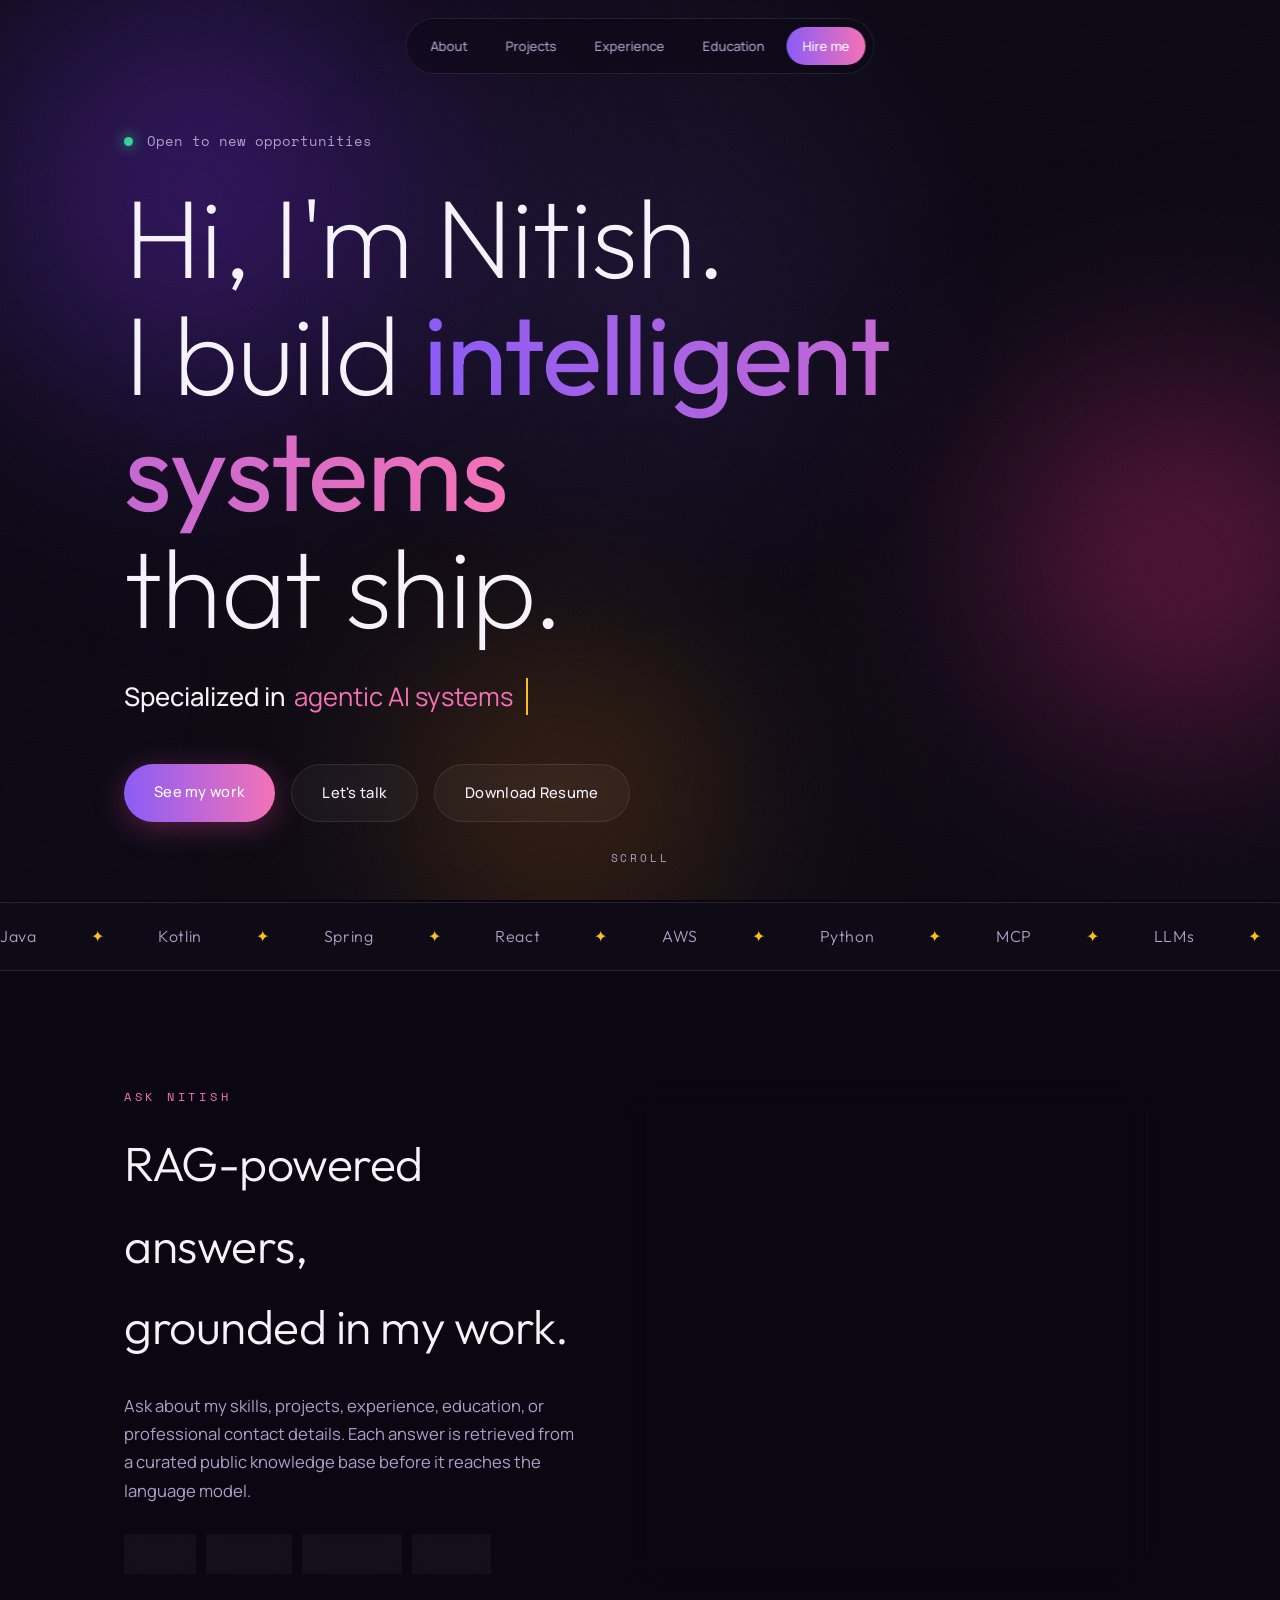
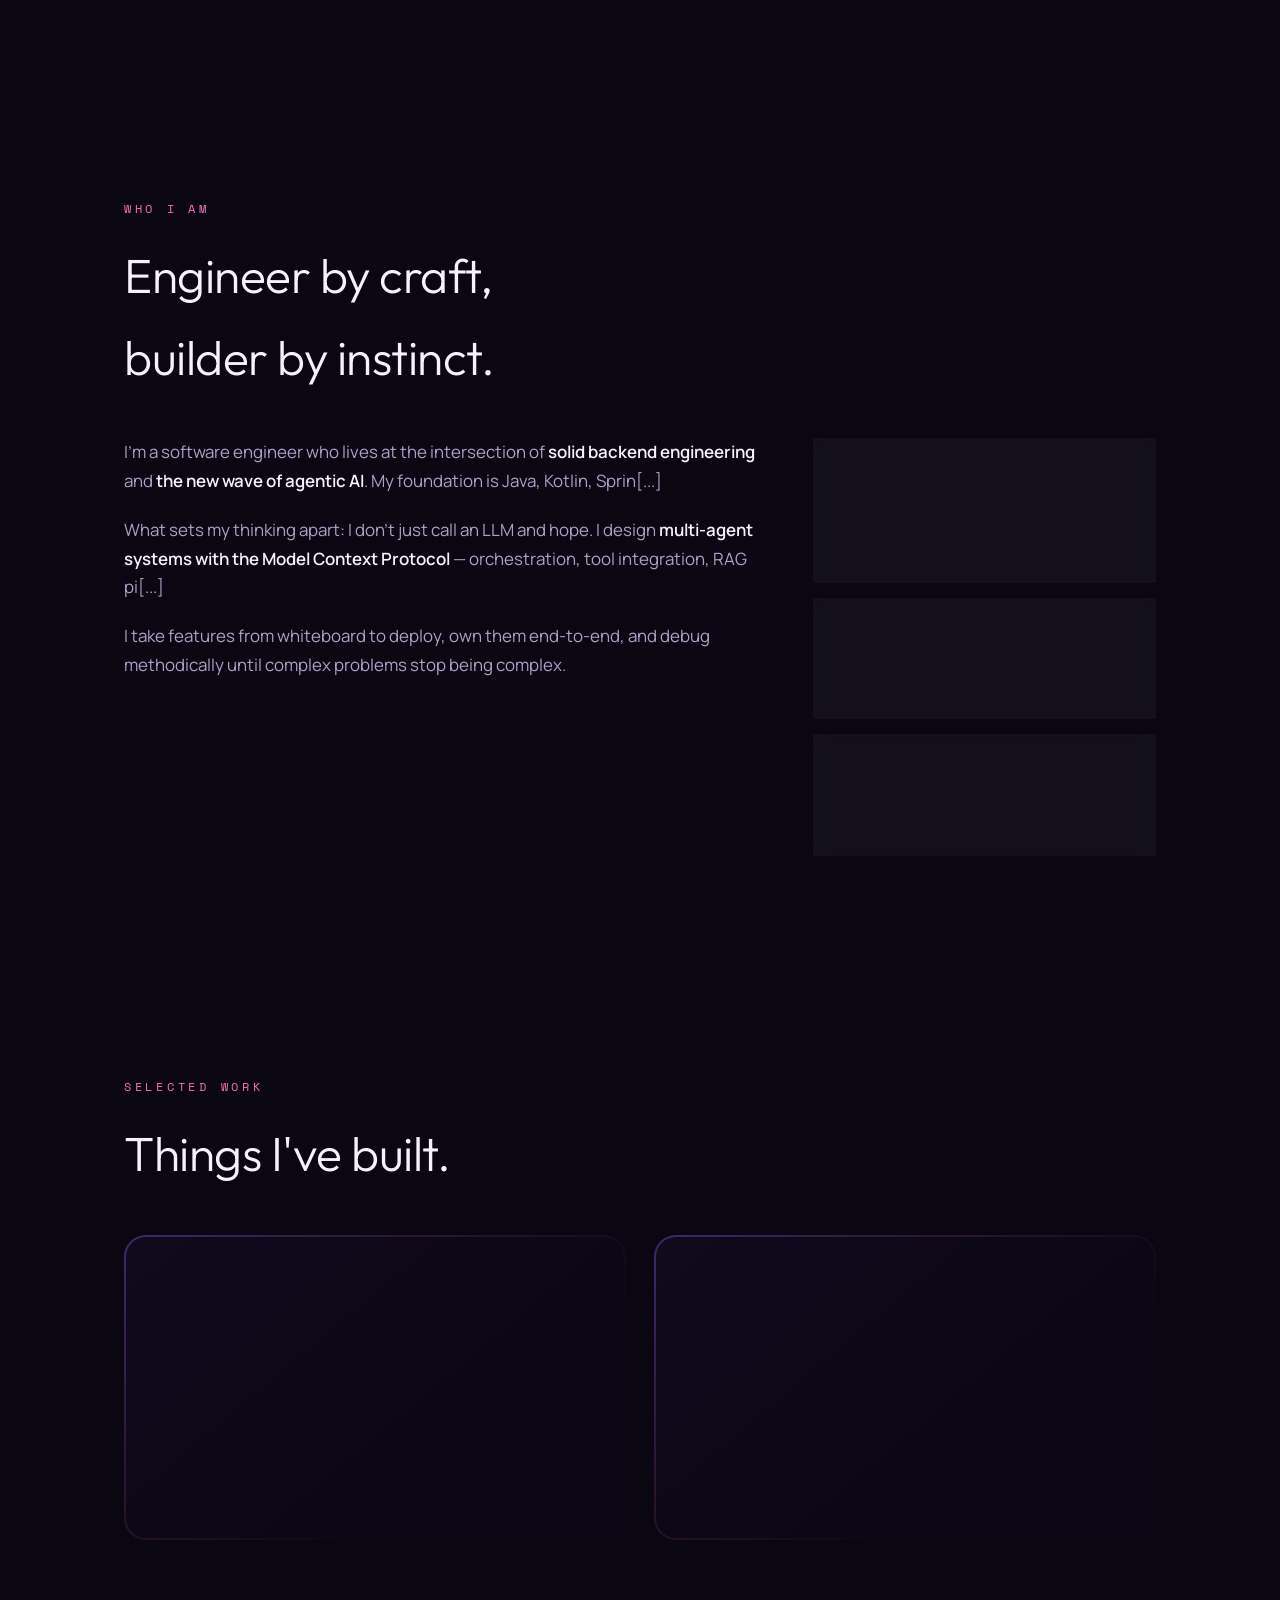
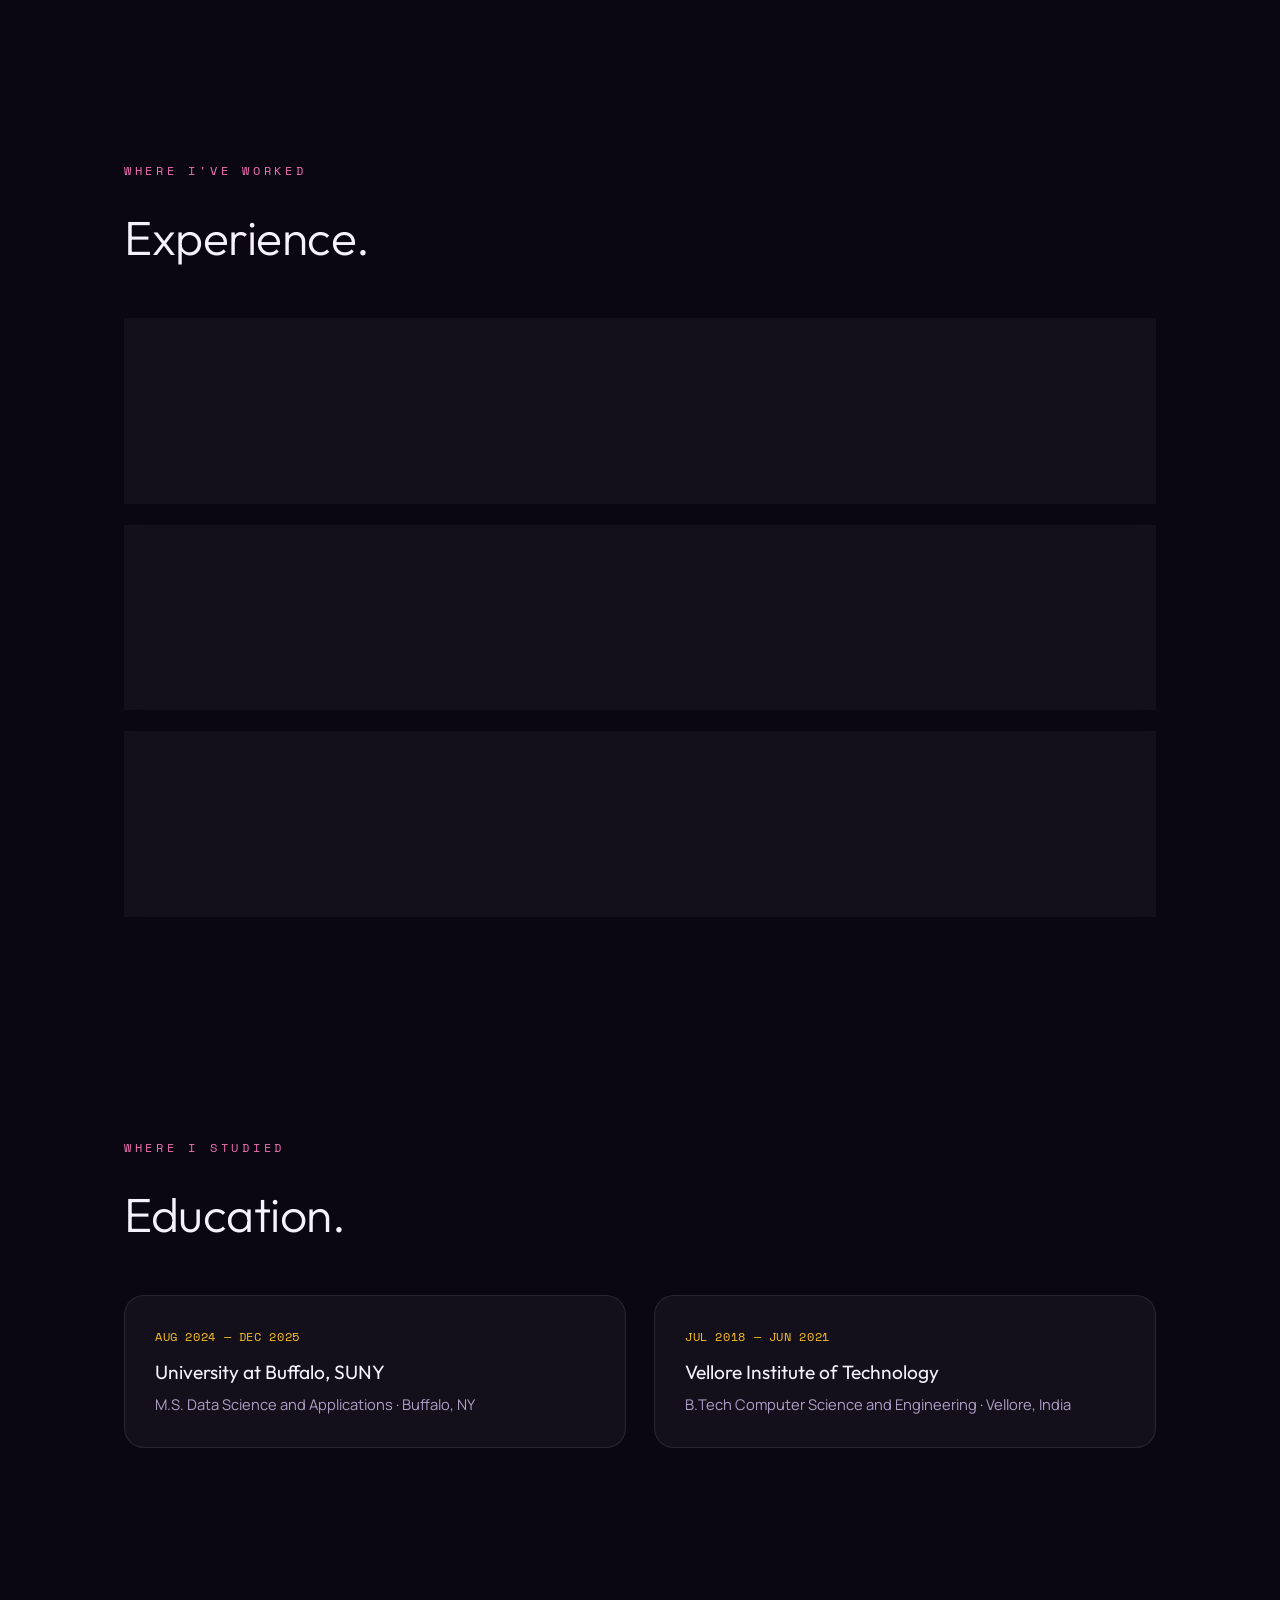
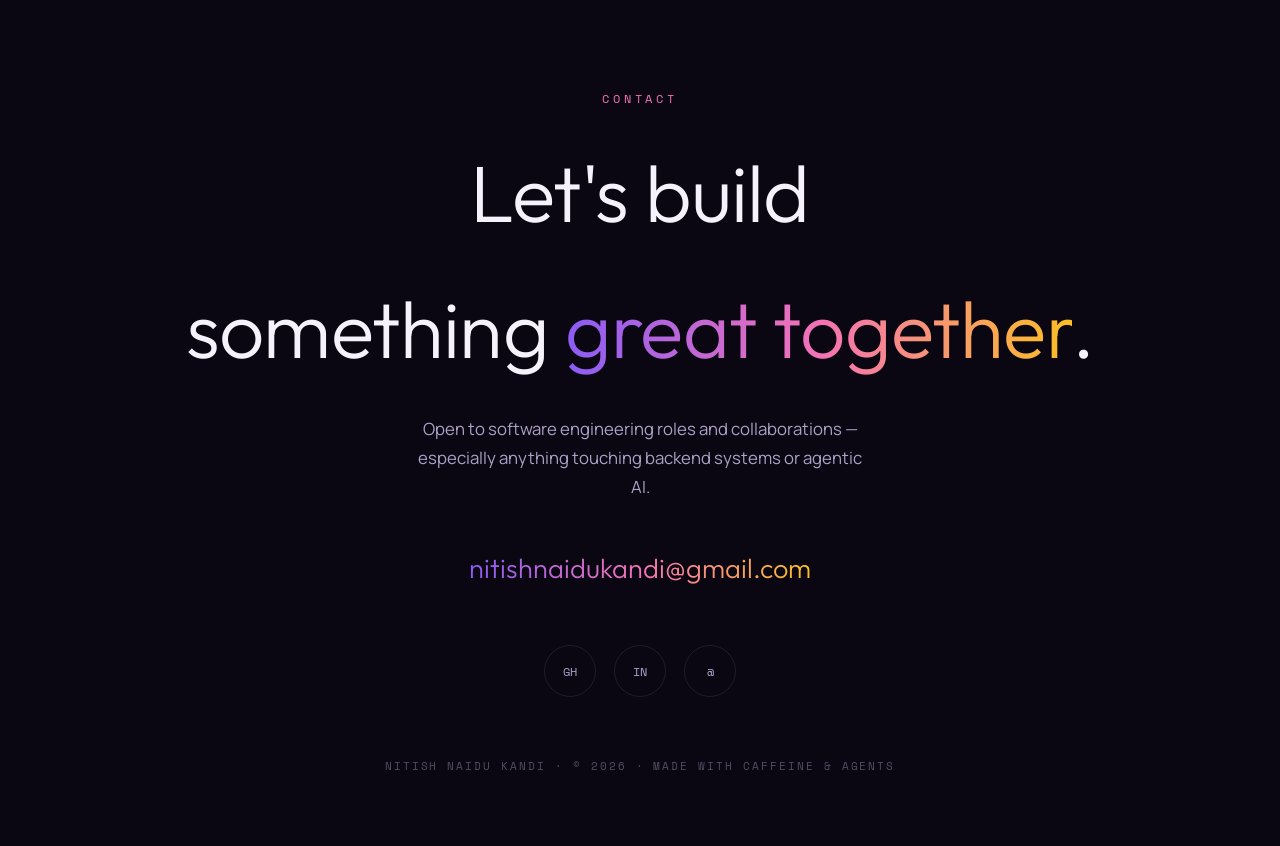
<file: index.html>
<!DOCTYPE html>
<html lang="en">

<head>
  <meta charset="UTF-8">
  <meta name="viewport" content="width=device-width, initial-scale=1.0">
  <title>Nitish Naidu Kandi — Software Engineer</title>
  <meta name="description"
    content="Nitish Naidu Kandi — engineer building backend systems, full-stack apps, and agentic AI.">
  <link rel="stylesheet" href="/styles.css">
</head>

<body>

  <div class="aurora" aria-hidden="true">
    <div class="blob b1"></div>
    <div class="blob b2"></div>
    <div class="blob b3"></div>
  </div>
  <div class="grain" aria-hidden="true"></div>
  <div class="spotlight" aria-hidden="true"></div>

  <nav>
    <a href="#about">About</a>
    <a href="/projects.html">Projects</a>
    <a href="#experience">Experience</a>
    <a href="#education">Education</a>
    <a class="hire" href="#contact">Hire me</a>
  </nav>

  <header>
    <div class="wrap">
      <div class="intro-line reveal in"><span class="dot"></span> Open to new opportunities</div>
      <h1 class="reveal in">Hi, I'm Nitish.<br>I build <span class="grad">intelligent systems</span><br>that ship.</h1>
      <div class="rotator reveal in">
        <span class="fixed">Specialized in</span>
        <span id="rotor">agentic AI systems</span>
      </div>
      <div class="hero-cta reveal in">
        <a class="btn primary" href="#projects">See my work</a>
        <a class="btn outline" href="#contact">Let's talk</a>
        <a class="btn outline" href="/software_engineer_ai_agents.pdf" download>Download Resume</a>
      </div>
    </div>
    <div class="scroll-hint">SCROLL</div>
  </header>

  <div class="ticker" aria-hidden="true">
    <div class="ticker-track">
      <span>Java <b>✦</b> Kotlin <b>✦</b> Spring <b>✦</b> React <b>✦</b> AWS <b>✦</b> Python <b>✦</b> MCP <b>✦</b> LLMs
        <b>✦</b> Docker <b>✦</b> Kubernetes <b>✦</b> Terraform <b>✦</b> CI/CD <b>✦</b> Multi-agent systems <b>✦</b> RAG
        <b>✦</b> Microservices <b>✦</b> REST APIs <b>✦</b> Serverless <b>✦</b> Cloud-native <b>✦</b> Agile development
        <b>✦</b></span>
      <span>Java <b>✦</b> Kotlin <b>✦</b> Spring <b>✦</b> React <b>✦</b> AWS <b>✦</b> Python <b>✦</b> MCP <b>✦</b>
        LLMs <b>✦</b> Docker <b>✦</b> Kubernetes <b>✦</b> Terraform <b>✦</b> CI/CD <b>✦</b> Multi-agent systems <b>✦</b>
        RAG <b>✦</b> Microservices <b>✦</b> REST APIs <b>✦</b> Serverless <b>✦</b> Cloud-native <b>✦</b> Agile
        development
        <b>✦</b></span>
    </div>
  </div>

  <section id="ask-nitish" class="ask-section">
    <div class="wrap">
      <div class="ask-grid">
        <div class="ask-copy reveal">
          <div class="kicker">Ask Nitish</div>
          <h2>RAG-powered answers,<br>grounded in my work.</h2>
          <p>Ask about my skills, projects, experience, education, or professional contact details. Each answer is
            retrieved from a curated public knowledge base before it reaches the language model.</p>
          <div class="ask-prompts" aria-label="Suggested questions">
            <button class="quick-question" type="button" data-question="What are your skills?">Skills</button>
            <button class="quick-question" type="button" data-question="Tell me about your projects">Projects</button>
            <button class="quick-question" type="button"
              data-question="What experience do you have?">Experience</button>
            <button class="quick-question" type="button" data-question="How can I contact you?">Contact</button>
          </div>
        </div>

        <div id="chatCard" class="chat-card reveal" aria-label="RAG-powered portfolio chatbot" aria-busy="false">
          <div class="chat-header">
            <div class="chat-avatar" aria-hidden="true">N</div>
            <div>
              <h3>NitishGPT</h3>
              <div class="chat-status"><span></span> RAG-grounded · portfolio only</div>
            </div>
          </div>
          <div id="chatMessages" class="chat-messages" aria-live="polite">
            <div class="chat-entry bot">
              <div class="message bot">Hi, I am Nitish's portfolio assistant. Ask me about his skills, projects,
                experience, education, or how to contact him.</div>
            </div>
          </div>
          <form id="chatForm" class="chat-form">
            <input id="chatInput" type="text" maxlength="600" placeholder="Message NitishGPT..." autocomplete="off"
              aria-label="Ask a question about Nitish" aria-describedby="chatHint">
            <button id="chatSubmit" type="submit">Send</button>
            <p id="chatHint" class="chat-hint">Uses curated public portfolio information. Private and unrelated
              questions are refused.</p>
          </form>
        </div>
      </div>
    </div>
  </section>

  <section id="about">
    <div class="wrap">
      <div class="kicker reveal">Who I am</div>
      <h2 class="reveal">Engineer by craft,<br>builder by instinct.</h2>
      <div class="about-grid">
        <div class="reveal">
          <p>I'm a software engineer who lives at the intersection of <strong>solid backend engineering</strong> and
            <strong>the new wave of agentic AI</strong>. My foundation is Java, Kotlin, Sprin[...]
          <p>What sets my thinking apart: I don't just call an LLM and hope. I design <strong>multi-agent systems with
              the Model Context Protocol</strong> — orchestration, tool integration, RAG pi[...]
          <p>I take features from whiteboard to deploy, own them end-to-end, and debug methodically until complex
            problems stop being complex.</p>
        </div>
        <div class="stat-stack">
          <div class="stat reveal">
            <div class="big">Full-stack</div>
            <div class="small">Backend-first, frontend-fluent — Spring to React</div>
          </div>
          <div class="stat reveal">
            <div class="big">Agentic AI</div>
            <div class="small">MCP, multi-agent orchestration, RAG</div>
          </div>
          <div class="stat reveal">
            <div class="big">Cloud-native</div>
            <div class="small">AWS · Docker · Kubernetes · Terraform · CI/CD</div>
          </div>
        </div>
      </div>
    </div>
  </section>

  <section id="projects">
    <div class="wrap">
      <div class="kicker reveal">Selected work</div>
      <h2 class="reveal">Things I've built.</h2>
      <div class="proj-grid">
        <article class="card reveal tilt">
          <div class="card-inner">
            <span class="proj-num">01</span>
            <h3>Agentic Ad Delivery Optimization System</h3>
            <p>An agentic orchestration engine built on the Model Context Protocol — autonomous reasoning over
              ad-delivery optimization, a Java/Spring backend serving requests at sub-200ms latency[...]
            <div class="tags">
              <span class="tag">Java</span><span class="tag">Spring</span><span class="tag">MCP</span>
              <span class="tag">React</span><span class="tag">AWS</span><span class="tag">Terraform</span>
            </div>
            <a class="go" href="https://github.com/Nitishnaidu368" target="_blank" rel="noopener">View on GitHub</a>
          </div>
        </article>
        <article class="card reveal tilt">
          <div class="card-inner">
            <span class="proj-num">02</span>
            <h3>Agentic Medical Diagnosis System</h3>
            <p>A multi-agent AI system for medical diagnosis — collaborative reasoning across ranking, MCQ, and
              open-ended diagnostic tasks. Adaptive coordination via the Big Five Teamwork Model, [...]
            <div class="tags">
              <span class="tag">Python</span><span class="tag">Multi-agent</span><span class="tag">LLMs</span><span
                class="tag">Evaluation</span>
            </div>
            <a class="go" href="https://github.com/Nitishnaidu368" target="_blank" rel="noopener">View on GitHub</a>
          </div>
        </article>
      </div>
    </div>
  </section>

  <section id="experience">
    <div class="wrap">
      <div class="kicker reveal">Where I've worked</div>
      <h2 class="reveal">Experience.</h2>
      <div class="xp">
        <div class="xp-row reveal">
          <div class="xp-dates">NOV 2024 — DEC 2025</div>
          <div>
            <h3>Accenture</h3>
            <div class="xp-role">Software Engineer · USA</div>
            <p>Built and maintained backend services and full-stack features with cross-functional teams — shipping on
              schedule with high test coverage and clean, maintainable code.</p>
          </div>
        </div>
        <div class="xp-row reveal">
          <div class="xp-dates">JAN 2022 — AUG 2024</div>
          <div>
            <h3>Pandora Finance</h3>
            <div class="xp-role">Software Engineer · India</div>
            <p>Developed API-driven backend architecture and object-oriented services, implementing JWT authentication
              and RBAC in a fast-moving product environment.</p>
          </div>
        </div>
        <div class="xp-row reveal">
          <div class="xp-dates">JAN 2021 — DEC 2021</div>
          <div>
            <h3>Logicprog Technologies</h3>
            <div class="xp-role">Associate Software Engineer · India</div>
            <p>Contributed to serverless backend development and scalability work — foundational experience in cloud
              services and API design.</p>
          </div>
        </div>
      </div>
    </div>
  </section>

  <section id="education">
    <div class="wrap">
      <div class="kicker reveal">Where I studied</div>
      <h2 class="reveal">Education.</h2>
      <div class="edu-grid">
        <div class="edu reveal">
          <div class="xp-dates">AUG 2024 — DEC 2025</div>
          <h3>University at Buffalo, SUNY</h3>
          <p>M.S. Data Science and Applications · Buffalo, NY</p>
        </div>
        <div class="edu reveal">
          <div class="xp-dates">JUL 2018 — JUN 2021</div>
          <h3>Vellore Institute of Technology</h3>
          <p>B.Tech Computer Science and Engineering · Vellore, India</p>
        </div>
      </div>
    </div>
  </section>

  <footer id="contact">
    <div class="wrap">
      <div class="kicker reveal">Contact</div>
      <h2 class="reveal">Let's build<br>something <span class="grad"
          style="background:linear-gradient(90deg,var(--violet),var(--pink),var(--amber));-webkit-background-clip:text;background-clip:text;color:transparent;">great
          together</span>.</h2>
      <p class=" sub reveal">Open to software engineering roles and collaborations — especially anything touching
        backend
        systems or agentic AI.</p>
      <a class="email-big reveal" href="mailto:nitishnaidukandi@gmail.com">nitishnaidukandi@gmail.com</a>
      <div class="socials reveal">
        <a href="https://github.com/Nitishnaidu368" target="_blank" rel="noopener" title="GitHub">GH</a>
        <a href="https://linkedin.com/in/nitishk12" target="_blank" rel="noopener" title="LinkedIn">IN</a>
        <a href="mailto:nitishnaidukandi@gmail.com" title="Email">@</a>
      </div>
      <div class="fine">Nitish Naidu Kandi · © 2026 · Made with caffeine &amp; agents</div>
    </div>
  </footer>

  <script src="/script.js" defer></script>
</body>

</html>
</file>
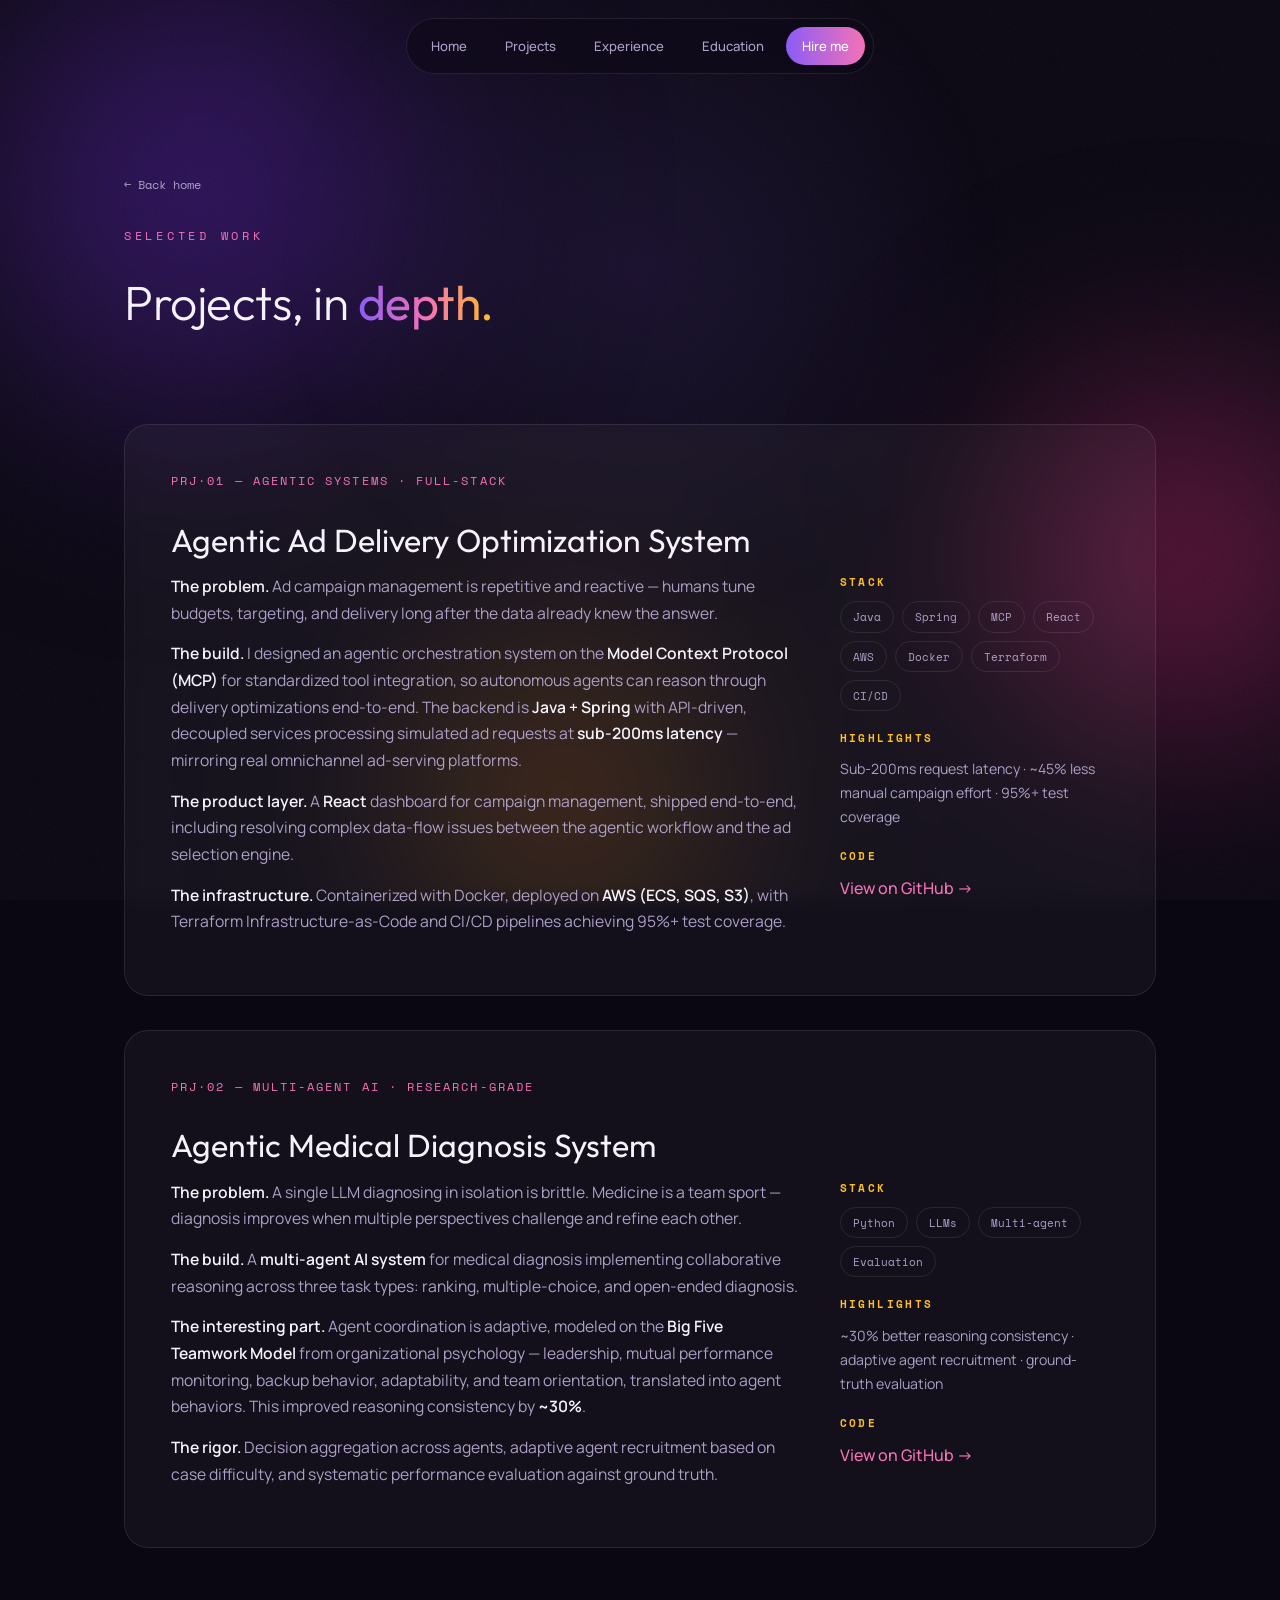
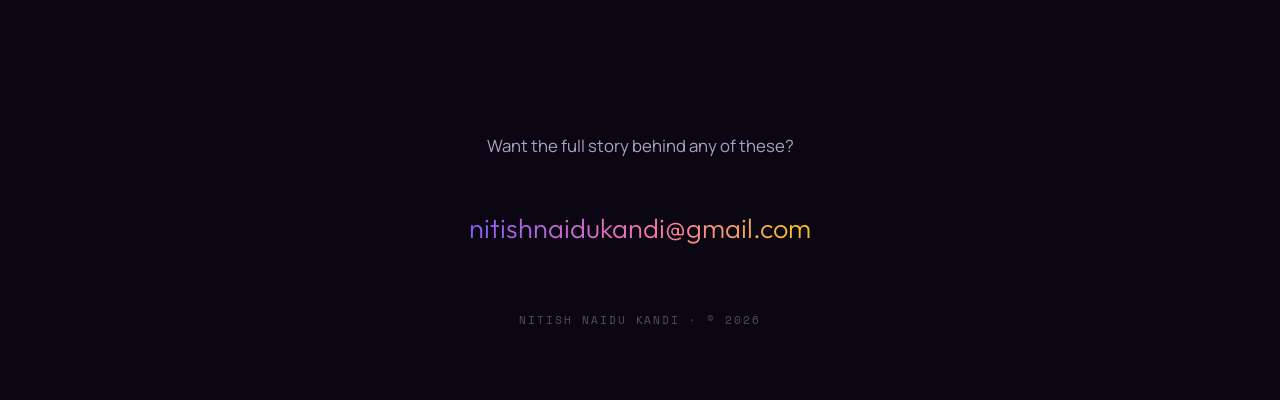
<file: projects.html>
<!DOCTYPE html>
<html lang="en">
<head>
<meta charset="UTF-8">
<meta name="viewport" content="width=device-width, initial-scale=1.0">
<title>Projects — Nitish Naidu Kandi</title>
<meta name="description" content="Selected projects by Nitish Naidu Kandi — agentic AI systems, backend services, and full-stack products.">
<link rel="stylesheet" href="/styles.css">
<style>
  .page-head{padding:170px 0 60px}
  .case{border:1px solid var(--stroke);border-radius:24px;background:var(--card);backdrop-filter:blur(8px);
    padding:46px;margin-bottom:34px;transition:.3s}
  .case:hover{border-color:var(--violet)}
  .case h3{font-family:var(--display);font-weight:400;font-size:clamp(1.4rem,3vw,2rem);margin-bottom:6px}
  .case .meta{font-family:var(--mono);font-size:.72rem;letter-spacing:.18em;text-transform:uppercase;color:var(--pink);margin-bottom:22px}
  .case-grid{display:grid;grid-template-columns:1.4fr .6fr;gap:40px}
  @media(max-width:780px){.case-grid{grid-template-columns:1fr}}
  .case p{color:var(--dim);margin-bottom:14px;font-size:.98rem}
  .case p strong{color:var(--ink);font-weight:600}
  .case-side h4{font-family:var(--mono);font-size:.68rem;letter-spacing:.22em;text-transform:uppercase;color:var(--amber);margin:18px 0 10px}
  .case-side h4:first-child{margin-top:0}
  .back{display:inline-block;margin-bottom:30px;font-family:var(--mono);font-size:.78rem;color:var(--dim);transition:.25s}
  .back:hover{color:var(--pink)}
</style>
</head>
<body>

<div class="aurora" aria-hidden="true">
  <div class="blob b1"></div><div class="blob b2"></div><div class="blob b3"></div>
</div>
<div class="grain" aria-hidden="true"></div>
<div class="spotlight" aria-hidden="true"></div>

<nav>
  <a href="/">Home</a>
  <a href="/projects.html">Projects</a>
  <a href="/#experience">Experience</a>
  <a href="/#education">Education</a>
  <a class="hire" href="/#contact">Hire me</a>
</nav>

<div class="page-head">
  <div class="wrap">
    <a class="back reveal in" href="/">← Back home</a>
    <div class="kicker reveal in">Selected work</div>
    <h2 class="reveal in" style="margin-bottom:0">Projects, in <span class="grad" style="background:linear-gradient(90deg,var(--violet),var(--pink),var(--amber));-webkit-background-clip:text;background-clip:text;color:transparent;font-weight:400">depth.</span></h2>
  </div>
</div>

<section style="padding-top:20px">
  <div class="wrap">

    <article class="case reveal">
      <div class="meta">PRJ·01 — Agentic systems · Full-stack</div>
      <h3>Agentic Ad Delivery Optimization System</h3>
      <div class="case-grid">
        <div>
          <p><strong>The problem.</strong> Ad campaign management is repetitive and reactive — humans tune budgets, targeting, and delivery long after the data already knew the answer.</p>
          <p><strong>The build.</strong> I designed an agentic orchestration system on the <strong>Model Context Protocol (MCP)</strong> for standardized tool integration, so autonomous agents can reason through delivery optimizations end-to-end. The backend is <strong>Java + Spring</strong> with API-driven, decoupled services processing simulated ad requests at <strong>sub-200ms latency</strong> — mirroring real omnichannel ad-serving platforms.</p>
          <p><strong>The product layer.</strong> A <strong>React</strong> dashboard for campaign management, shipped end-to-end, including resolving complex data-flow issues between the agentic workflow and the ad selection engine.</p>
          <p><strong>The infrastructure.</strong> Containerized with Docker, deployed on <strong>AWS (ECS, SQS, S3)</strong>, with Terraform Infrastructure-as-Code and CI/CD pipelines achieving 95%+ test coverage.</p>
        </div>
        <div class="case-side">
          <h4>Stack</h4>
          <div class="tags">
            <span class="tag">Java</span><span class="tag">Spring</span><span class="tag">MCP</span>
            <span class="tag">React</span><span class="tag">AWS</span><span class="tag">Docker</span>
            <span class="tag">Terraform</span><span class="tag">CI/CD</span>
          </div>
          <h4>Highlights</h4>
          <p style="font-size:.88rem">Sub-200ms request latency · ~45% less manual campaign effort · 95%+ test coverage</p>
          <h4>Code</h4>
          <a class="go" style="color:var(--pink);font-weight:500" href="https://github.com/Nitishnaidu368" target="_blank" rel="noopener">View on GitHub →</a>
        </div>
      </div>
    </article>

    <article class="case reveal">
      <div class="meta">PRJ·02 — Multi-agent AI · Research-grade</div>
      <h3>Agentic Medical Diagnosis System</h3>
      <div class="case-grid">
        <div>
          <p><strong>The problem.</strong> A single LLM diagnosing in isolation is brittle. Medicine is a team sport — diagnosis improves when multiple perspectives challenge and refine each other.</p>
          <p><strong>The build.</strong> A <strong>multi-agent AI system</strong> for medical diagnosis implementing collaborative reasoning across three task types: ranking, multiple-choice, and open-ended diagnosis.</p>
          <p><strong>The interesting part.</strong> Agent coordination is adaptive, modeled on the <strong>Big Five Teamwork Model</strong> from organizational psychology — leadership, mutual performance monitoring, backup behavior, adaptability, and team orientation, translated into agent behaviors. This improved reasoning consistency by <strong>~30%</strong>.</p>
          <p><strong>The rigor.</strong> Decision aggregation across agents, adaptive agent recruitment based on case difficulty, and systematic performance evaluation against ground truth.</p>
        </div>
        <div class="case-side">
          <h4>Stack</h4>
          <div class="tags">
            <span class="tag">Python</span><span class="tag">LLMs</span><span class="tag">Multi-agent</span>
            <span class="tag">Evaluation</span>
          </div>
          <h4>Highlights</h4>
          <p style="font-size:.88rem">~30% better reasoning consistency · adaptive agent recruitment · ground-truth evaluation</p>
          <h4>Code</h4>
          <a class="go" style="color:var(--pink);font-weight:500" href="https://github.com/Nitishnaidu368" target="_blank" rel="noopener">View on GitHub →</a>
        </div>
      </div>
    </article>

  </div>
</section>

<footer id="contact" style="padding-top:40px">
  <div class="wrap">
    <p class="sub reveal">Want the full story behind any of these?</p>
    <a class="email-big reveal" href="mailto:nitishnaidukandi@gmail.com">nitishnaidukandi@gmail.com</a>
    <div class="fine">Nitish Naidu Kandi · © 2026</div>
  </div>
</footer>

<script src="/script.js" defer></script>
</body>
</html>
</file>
<file: styles.css>
@import url('https://fonts.googleapis.com/css2?family=Outfit:wght@200;300;400;500&family=Manrope:wght@400;500;600;700&family=Space+Mono:wght@400&display=swap');

:root {
  --bg: #0A0712;
  --ink: #F6F2FC;
  --dim: #ADA0C6;
  --violet: #8B5CF6;
  --pink: #F472B6;
  --amber: #FBBF24;
  --card: rgba(255, 255, 255, .04);
  --stroke: rgba(255, 255, 255, .09);
  --display: 'Outfit', sans-serif;
  --body: 'Manrope', sans-serif;
  --mono: 'Space Mono', monospace;
}

* {
  margin: 0;
  padding: 0;
  box-sizing: border-box
}

html {
  scroll-behavior: smooth
}

body {
  background: var(--bg);
  color: var(--ink);
  font-family: var(--body);
  line-height: 1.7;
  overflow-x: hidden
}

::selection {
  background: var(--pink);
  color: var(--bg)
}

a {
  color: inherit;
  text-decoration: none
}

a:focus-visible,
button:focus-visible {
  outline: 2px solid var(--amber);
  outline-offset: 4px;
  border-radius: 4px
}

/* ───────── aurora background ───────── */
.aurora {
  position: fixed;
  inset: 0;
  z-index: -2;
  overflow: hidden
}

.blob {
  position: absolute;
  border-radius: 50%;
  filter: blur(90px);
  opacity: .5;
  mix-blend-mode: screen
}

.blob.b1 {
  width: 55vw;
  height: 55vw;
  background: radial-gradient(circle, #6D28D9, transparent 65%);
  top: -18%;
  left: -12%;
  animation: drift1 26s ease-in-out infinite alternate
}

.blob.b2 {
  width: 45vw;
  height: 45vw;
  background: radial-gradient(circle, #DB2777, transparent 65%);
  top: 30%;
  right: -15%;
  animation: drift2 32s ease-in-out infinite alternate
}

.blob.b3 {
  width: 38vw;
  height: 38vw;
  background: radial-gradient(circle, #D97706, transparent 65%);
  bottom: -15%;
  left: 25%;
  animation: drift3 38s ease-in-out infinite alternate;
  opacity: .32
}

@keyframes drift1 {
  to {
    transform: translate(14vw, 12vh) scale(1.15)
  }
}

@keyframes drift2 {
  to {
    transform: translate(-12vw, -10vh) scale(.9)
  }
}

@keyframes drift3 {
  to {
    transform: translate(-10vw, -14vh) scale(1.2)
  }
}

.grain {
  position: fixed;
  inset: 0;
  z-index: -1;
  opacity: .05;
  pointer-events: none;
  background-image: url("data:image/svg+xml,%3Csvg xmlns='http://www.w3.org/2000/svg' width='160' height='160'%3E%3Cfilter id='n'%3E%3CfeTurbulence type='fractalNoise' baseFrequency='0.9' numOctaves='2'/%3E%3C/filter%3E%3Crect width='160' height='160' filter='url(%23n)' opacity='1'/%3E%3C/svg%3E")
}

/* cursor spotlight */
.spotlight {
  position: fixed;
  inset: 0;
  z-index: -1;
  pointer-events: none;
  background: radial-gradient(560px circle at var(--mx, 50%) var(--my, 30%), rgba(139, 92, 246, .12), transparent 65%)
}

/* ───────── nav ───────── */
nav {
  position: fixed;
  top: 18px;
  left: 50%;
  transform: translateX(-50%);
  z-index: 60;
  display: flex;
  gap: 6px;
  padding: 8px;
  border-radius: 999px;
  background: rgba(14, 9, 24, .6);
  backdrop-filter: blur(14px);
  border: 1px solid var(--stroke)
}

nav a {
  font-size: .82rem;
  font-weight: 500;
  color: var(--dim);
  padding: 8px 16px;
  border-radius: 999px;
  transition: .25s
}

nav a:hover {
  color: var(--ink);
  background: rgba(255, 255, 255, .07)
}

nav a.hire {
  background: linear-gradient(90deg, var(--violet), var(--pink));
  color: #fff
}

nav a.hire:hover {
  filter: brightness(1.15)
}

@media(max-width:660px) {
  nav a:nth-child(n+4):not(.hire) {
    display: none
  }

  nav a {
    padding: 8px 12px;
    font-size: .76rem
  }
}

.wrap {
  max-width: 1080px;
  margin: 0 auto;
  padding: 0 24px
}

/* ───────── hero ───────── */
header {
  min-height: 100vh;
  display: flex;
  flex-direction: column;
  justify-content: center;
  padding: 130px 0 80px;
  position: relative
}

.intro-line {
  display: flex;
  align-items: center;
  gap: 14px;
  font-family: var(--mono);
  font-size: .85rem;
  color: var(--dim);
  margin-bottom: 26px
}

.dot {
  width: 9px;
  height: 9px;
  border-radius: 50%;
  background: #34D399;
  box-shadow: 0 0 14px #34D399;
  animation: beat 2s ease-in-out infinite
}

@keyframes beat {

  0%,
  100% {
    transform: scale(1)
  }

  50% {
    transform: scale(1.35)
  }
}

h1 {
  font-family: var(--display);
  font-weight: 200;
  font-size: clamp(3rem, 9vw, 7rem);
  line-height: 1.04;
  letter-spacing: -.015em
}

h1 .grad {
  font-weight: 400
}

h1 .grad {
  background: linear-gradient(90deg, var(--violet), var(--pink), var(--amber), var(--violet));
  background-size: 300% 100%;
  -webkit-background-clip: text;
  background-clip: text;
  color: transparent;
  animation: shimmer 7s linear infinite
}

@keyframes shimmer {
  to {
    background-position: 300% 0
  }
}

.rotator {
  margin-top: 30px;
  font-size: clamp(1.1rem, 2.6vw, 1.6rem);
  font-weight: 400;
  color: var(--dim);
  display: flex;
  gap: .55ch;
  flex-wrap: wrap
}

.rotator .fixed {
  color: var(--ink);
  font-weight: 500
}

#rotor {
  color: var(--pink);
  position: relative;
  min-width: 14ch
}

#rotor::after {
  content: "";
  position: absolute;
  right: -10px;
  top: 8%;
  height: 84%;
  width: 2px;
  background: var(--amber);
  animation: blink 1s step-end infinite
}

@keyframes blink {
  50% {
    opacity: 0
  }
}

.hero-cta {
  display: flex;
  gap: 16px;
  flex-wrap: wrap;
  margin-top: 46px
}

.btn {
  position: relative;
  padding: 15px 30px;
  border-radius: 999px;
  font-weight: 500;
  letter-spacing: .02em;
  font-size: .92rem;
  transition: transform .25s, box-shadow .25s;
  display: inline-block
}

.btn:active {
  transform: scale(.96)
}

.btn.primary {
  background: linear-gradient(90deg, var(--violet), var(--pink));
  color: #fff;
  box-shadow: 0 6px 30px rgba(217, 70, 150, .35)
}

.btn.primary:hover {
  transform: translateY(-3px);
  box-shadow: 0 12px 44px rgba(217, 70, 150, .5)
}

.btn.outline {
  border: 1px solid var(--stroke);
  color: var(--ink);
  background: var(--card);
  backdrop-filter: blur(6px)
}

.btn.outline:hover {
  transform: translateY(-3px);
  border-color: var(--pink)
}

.scroll-hint {
  position: absolute;
  bottom: 34px;
  left: 50%;
  transform: translateX(-50%);
  font-family: var(--mono);
  font-size: .7rem;
  color: var(--dim);
  letter-spacing: .25em;
  animation: bob 2.4s ease-in-out infinite
}

@keyframes bob {

  0%,
  100% {
    transform: translate(-50%, 0)
  }

  50% {
    transform: translate(-50%, 9px)
  }
}

/* ───────── skill ticker ───────── */
.ticker {
  border-top: 1px solid var(--stroke);
  border-bottom: 1px solid var(--stroke);
  overflow: hidden;
  padding: 20px 0;
  background: rgba(255, 255, 255, .02)
}

.ticker-track {
  display: flex;
  gap: 54px;
  width: max-content;
  animation: scrollx 30s linear infinite
}

.ticker:hover .ticker-track {
  animation-play-state: paused
}

.ticker span {
  font-family: var(--display);
  font-weight: 300;
  font-size: 1rem;
  letter-spacing: .04em;
  color: var(--dim);
  white-space: nowrap;
  display: flex;
  align-items: center;
  gap: 54px
}

.ticker b {
  color: var(--amber);
  font-weight: 400
}

@keyframes scrollx {
  to {
    transform: translateX(-50%)
  }
}

/* ───────── sections ───────── */
section {
  padding: 110px 0
}

.kicker {
  font-family: var(--mono);
  font-size: .78rem;
  letter-spacing: .3em;
  text-transform: uppercase;
  color: var(--pink);
  margin-bottom: 16px
}

h2 {
  font-family: var(--display);
  font-weight: 300;
  font-size: clamp(1.9rem, 4.5vw, 3rem);
  letter-spacing: -.01em;
  margin-bottom: 40px
}

.reveal {
  opacity: 0;
  transform: translateY(36px);
  transition: opacity .8s cubic-bezier(.2, .7, .2, 1), transform .8s cubic-bezier(.2, .7, .2, 1)
}

.reveal.in {
  opacity: 1;
  transform: none
}

/* ask nitish */
.ask-section {
  padding: 105px 0 95px;
  position: relative
}

.ask-grid {
  display: grid;
  grid-template-columns: .92fr 1.08fr;
  gap: 42px;
  align-items: start
}

.ask-copy {
  padding-top: 10px
}

.ask-copy p {
  color: var(--dim);
  font-size: 1.04rem;
  max-width: 48ch;
  margin-top: -16px
}

.ask-prompts {
  display: flex;
  flex-wrap: wrap;
  gap: 10px;
  margin-top: 30px
}

.quick-question {
  font-family: var(--mono);
  font-size: .72rem;
  color: var(--ink);
  border: 1px solid rgba(255, 255, 255, .11);
  border-radius: 999px;
  background: rgba(255, 255, 255, .04);
  padding: 10px 14px;
  cursor: pointer;
  transition: .25s;
  backdrop-filter: blur(8px)
}

.quick-question:hover {
  border-color: rgba(255, 255, 255, .22);
  color: #fff;
  transform: translateY(-2px);
  background: rgba(255, 255, 255, .08);
  box-shadow: 0 10px 24px rgba(0, 0, 0, .18)
}

.chat-card {
  border: 1px solid rgba(255, 255, 255, .1);
  border-radius: 28px;
  background: linear-gradient(180deg, rgba(15, 17, 20, .92), rgba(10, 12, 15, .95));
  backdrop-filter: blur(18px);
  box-shadow: 0 24px 70px rgba(0, 0, 0, .38);
  overflow: hidden;
  position: relative
}

.chat-card::before {
  content: "";
  position: absolute;
  inset: 0;
  border-radius: 28px;
  padding: 1px;
  background: linear-gradient(135deg, rgba(255, 255, 255, .14), rgba(255, 255, 255, 0) 45%, rgba(255, 255, 255, .08));
  -webkit-mask: linear-gradient(#fff 0 0) content-box, linear-gradient(#fff 0 0);
  -webkit-mask-composite: xor;
  mask-composite: exclude;
  pointer-events: none
}

.chat-header {
  display: flex;
  align-items: center;
  gap: 14px;
  padding: 18px 20px;
  border-bottom: 1px solid rgba(255, 255, 255, .08);
  background: rgba(255, 255, 255, .02)
}

.chat-avatar {
  width: 42px;
  height: 42px;
  border-radius: 50%;
  display: grid;
  place-items: center;
  font-family: var(--display);
  font-size: 1.2rem;
  font-weight: 400;
  color: #fff;
  background: linear-gradient(135deg, #19c37d, #10a37f);
  box-shadow: 0 10px 28px rgba(16, 163, 127, .24)
}

.chat-header h3 {
  font-family: var(--body);
  font-size: 1rem;
  font-weight: 600;
  line-height: 1.2;
  letter-spacing: -.01em
}

.chat-status {
  display: flex;
  align-items: center;
  gap: 7px;
  color: rgba(231, 233, 240, .72);
  font-size: .78rem;
  margin-top: 4px
}

.chat-status span {
  width: 8px;
  height: 8px;
  border-radius: 50%;
  background: #19c37d;
  box-shadow: 0 0 14px rgba(25, 195, 125, .5)
}

.chat-messages {
  min-height: 320px;
  max-height: 420px;
  overflow-y: auto;
  padding: 22px;
  display: flex;
  flex-direction: column;
  gap: 14px;
  background:
    radial-gradient(circle at top right, rgba(25, 195, 125, .08), transparent 30%),
    radial-gradient(circle at bottom left, rgba(139, 92, 246, .08), transparent 26%)
}

.chat-entry {
  max-width: 88%;
  display: flex;
  flex-direction: column;
  gap: 8px
}

.chat-entry.bot {
  align-self: flex-start;
  align-items: flex-start
}

.chat-entry.user {
  align-self: flex-end;
  align-items: flex-end
}

.message {
  max-width: 100%;
  border: 1px solid rgba(255, 255, 255, .08);
  border-radius: 18px;
  padding: 12px 14px;
  font-size: .95rem;
  line-height: 1.6;
  box-shadow: 0 10px 24px rgba(0, 0, 0, .16)
}

.message.bot {
  align-self: flex-start;
  color: #e7e9ee;
  background: rgba(255, 255, 255, .04);
  border-bottom-left-radius: 6px
}

.message.user {
  align-self: flex-end;
  color: #fff;
  background: linear-gradient(135deg, rgba(25, 195, 125, .95), rgba(16, 163, 127, .9));
  border-color: rgba(255, 255, 255, .08);
  border-bottom-right-radius: 6px
}

.message.loading {
  color: rgba(231, 233, 240, .68)
}

.message.loading::after {
  content: "";
  display: inline-block;
  width: 1.1em;
  height: .35em;
  margin-left: .45em;
  background: radial-gradient(circle, currentColor 45%, transparent 48%) 0 50% / .35em .35em repeat-x;
  animation: pulse 1s ease-in-out infinite alternate
}

@keyframes pulse {
  to {
    opacity: .3
  }
}

.message.error {
  border-color: rgba(248, 113, 113, .35);
  color: #FCA5A5
}

.chat-sources {
  display: flex;
  flex-wrap: wrap;
  gap: 7px
}

.source-chip {
  font-family: var(--mono);
  font-size: .62rem;
  line-height: 1.3;
  color: #8DE0BE;
  border: 1px solid rgba(25, 195, 125, .25);
  border-radius: 999px;
  background: rgba(25, 195, 125, .08);
  padding: 6px 9px
}

a.source-chip:hover {
  border-color: rgba(25, 195, 125, .55);
  color: #C6F6E2
}

.rag-inspector {
  width: min(100%, 520px);
  border: 1px solid rgba(255, 255, 255, .08);
  border-radius: 12px;
  background: rgba(255, 255, 255, .025);
  color: var(--dim);
  font-size: .76rem;
  padding: 9px 11px
}

.rag-inspector summary {
  color: var(--ink);
  cursor: pointer;
  font-family: var(--mono);
  font-size: .68rem
}

.rag-explanation {
  margin: 10px 0;
  line-height: 1.5
}

.retrieval-item {
  border-top: 1px solid rgba(255, 255, 255, .07);
  padding: 10px 0 4px
}

.retrieval-item strong {
  display: block;
  color: var(--ink);
  font-size: .78rem
}

.retrieval-score {
  display: block;
  color: #8DE0BE;
  font-family: var(--mono);
  font-size: .62rem;
  margin: 2px 0 5px
}

.retrieval-item p {
  line-height: 1.5
}

.chat-form {
  display: grid;
  grid-template-columns: 1fr auto;
  gap: 10px;
  padding: 16px;
  border-top: 1px solid rgba(255, 255, 255, .08);
  background: rgba(255, 255, 255, .02)
}

.chat-form input {
  width: 100%;
  border: 1px solid rgba(255, 255, 255, .1);
  border-radius: 999px;
  background: rgba(255, 255, 255, .03);
  color: var(--ink);
  font: inherit;
  font-size: .92rem;
  padding: 14px 16px;
  outline: none
}

.chat-form input::placeholder {
  color: rgba(231, 233, 240, .45)
}

.chat-form input:focus {
  border-color: #19c37d;
  box-shadow: 0 0 0 3px rgba(25, 195, 125, .14)
}

.chat-form button {
  border: 0;
  border-radius: 999px;
  background: #19c37d;
  color: #06281d;
  font-weight: 700;
  padding: 0 20px;
  cursor: pointer;
  transition: .25s;
  min-width: 84px
}

.chat-form button:hover {
  filter: brightness(1.06);
  transform: translateY(-1px)
}

.chat-form input:disabled,
.chat-form button:disabled,
.quick-question:disabled {
  cursor: wait;
  opacity: .62;
  transform: none
}

.chat-hint {
  grid-column: 1 / -1;
  color: rgba(231, 233, 240, .48);
  font-size: .7rem;
  line-height: 1.4;
  padding: 0 8px
}

@media(max-width:820px) {
  .ask-grid {
    grid-template-columns: 1fr;
    gap: 28px
  }

  .ask-section {
    padding: 82px 0
  }
}

@media(max-width:520px) {
  .chat-messages {
    min-height: 250px;
    padding: 16px
  }

  .message {
    font-size: .9rem
  }

  .chat-entry {
    max-width: 94%
  }

  .chat-form {
    grid-template-columns: 1fr
  }

  .chat-form button {
    min-height: 44px
  }
}

/* about */
.about-grid {
  display: grid;
  grid-template-columns: 1.3fr .7fr;
  gap: 54px;
  align-items: start
}

@media(max-width:820px) {
  .about-grid {
    grid-template-columns: 1fr
  }
}

.about-grid p {
  color: var(--dim);
  font-size: 1.06rem;
  margin-bottom: 20px
}

.about-grid p strong {
  color: var(--ink);
  font-weight: 600
}

.stat-stack {
  display: grid;
  gap: 16px
}

.stat {
  border: 1px solid var(--stroke);
  border-radius: 18px;
  background: var(--card);
  backdrop-filter: blur(8px);
  padding: 22px 24px;
  transition: .3s
}

.stat:hover {
  border-color: var(--violet);
  transform: translateY(-4px)
}

.stat .big {
  font-family: var(--display);
  font-weight: 400;
  font-size: 1.9rem;
  background: linear-gradient(90deg, var(--violet), var(--pink));
  -webkit-background-clip: text;
  background-clip: text;
  color: transparent
}

.stat .small {
  font-size: .85rem;
  color: var(--dim)
}

/* projects */
.proj-grid {
  display: grid;
  grid-template-columns: 1fr 1fr;
  gap: 28px
}

@media(max-width:820px) {
  .proj-grid {
    grid-template-columns: 1fr
  }
}

.card {
  position: relative;
  border-radius: 22px;
  padding: 2px;
  background: linear-gradient(140deg, rgba(139, 92, 246, .4), rgba(244, 114, 182, .12) 40%, transparent 70%);
  transition: transform .3s ease
}

.card-inner {
  border-radius: 20px;
  background: rgba(13, 8, 23, .92);
  padding: 32px;
  height: 100%;
  display: flex;
  flex-direction: column;
  gap: 16px;
  transform-style: preserve-3d
}

.card:hover {
  background: linear-gradient(140deg, var(--violet), var(--pink) 50%, var(--amber))
}

.card h3 {
  font-family: var(--display);
  font-weight: 400;
  font-size: 1.4rem;
  line-height: 1.3
}

.card p {
  color: var(--dim);
  font-size: .96rem;
  flex: 1
}

.tags {
  display: flex;
  flex-wrap: wrap;
  gap: 8px
}

.tag {
  font-family: var(--mono);
  font-size: .7rem;
  padding: 5px 12px;
  border-radius: 999px;
  border: 1px solid var(--stroke);
  color: var(--dim)
}

.card a.go {
  font-weight: 500;
  font-size: .9rem;
  color: var(--pink);
  align-self: flex-start;
  transition: .25s
}

.card a.go::after {
  content: " →";
  transition: .25s
}

.card a.go:hover {
  color: var(--amber)
}

.card a.go:hover::after {
  padding-left: 6px
}

.proj-num {
  position: absolute;
  top: 22px;
  right: 26px;
  font-family: var(--display);
  font-weight: 200;
  font-size: 2.6rem;
  color: rgba(255, 255, 255, .06)
}

/* experience */
.xp {
  display: grid;
  gap: 22px
}

.xp-row {
  display: grid;
  grid-template-columns: 190px 1fr;
  gap: 28px;
  border: 1px solid var(--stroke);
  border-radius: 20px;
  background: var(--card);
  backdrop-filter: blur(8px);
  padding: 30px;
  transition: .3s
}

.xp-row:hover {
  border-color: var(--pink);
  transform: translateX(8px)
}

@media(max-width:680px) {
  .xp-row {
    grid-template-columns: 1fr;
    gap: 8px
  }
}

.xp-dates {
  font-family: var(--mono);
  font-size: .78rem;
  color: var(--amber);
  letter-spacing: .05em;
  padding-top: 5px
}

.xp-row h3 {
  font-family: var(--display);
  font-weight: 400;
  font-size: 1.25rem
}

.xp-role {
  color: var(--pink);
  font-weight: 500;
  font-size: .92rem;
  margin: 2px 0 10px
}

.xp-row p {
  color: var(--dim);
  font-size: .95rem
}

/* education */
.edu-grid {
  display: grid;
  grid-template-columns: 1fr 1fr;
  gap: 28px
}

@media(max-width:680px) {
  .edu-grid {
    grid-template-columns: 1fr
  }
}

.edu {
  border: 1px solid var(--stroke);
  border-radius: 20px;
  background: var(--card);
  padding: 30px;
  transition: .3s
}

.edu:hover {
  border-color: var(--violet);
  transform: translateY(-5px)
}

.edu h3 {
  font-family: var(--display);
  font-size: 1.2rem;
  font-weight: 400;
  margin: 8px 0 4px
}

.edu .xp-dates {
  padding: 0
}

.edu p {
  color: var(--dim);
  font-size: .92rem
}

/* contact */
footer {
  padding: 130px 0 70px;
  text-align: center;
  position: relative
}

footer h2 {
  font-size: clamp(2.4rem, 7vw, 5rem);
  margin-bottom: 18px
}

footer .sub {
  color: var(--dim);
  max-width: 46ch;
  margin: 0 auto 44px;
  font-size: 1.05rem
}

.email-big {
  font-family: var(--display);
  font-weight: 300;
  font-size: clamp(1.05rem, 3vw, 1.7rem);
  background: linear-gradient(90deg, var(--violet), var(--pink), var(--amber));
  -webkit-background-clip: text;
  background-clip: text;
  color: transparent;
  position: relative;
  display: inline-block
}

.email-big::after {
  content: "";
  position: absolute;
  left: 0;
  bottom: -6px;
  height: 2px;
  width: 0;
  background: linear-gradient(90deg, var(--violet), var(--amber));
  transition: width .4s
}

.email-big:hover::after {
  width: 100%
}

.socials {
  display: flex;
  justify-content: center;
  gap: 18px;
  margin-top: 54px
}

.socials a {
  width: 52px;
  height: 52px;
  border-radius: 50%;
  border: 1px solid var(--stroke);
  display: grid;
  place-items: center;
  font-family: var(--mono);
  font-size: .72rem;
  color: var(--dim);
  transition: .3s
}

.socials a:hover {
  border-color: var(--pink);
  color: var(--ink);
  transform: translateY(-5px) rotate(6deg);
  box-shadow: 0 8px 26px rgba(217, 70, 150, .3)
}

.fine {
  margin-top: 60px;
  font-family: var(--mono);
  font-size: .68rem;
  color: rgba(173, 160, 198, .45);
  letter-spacing: .18em;
  text-transform: uppercase
}

@media(prefers-reduced-motion:reduce) {

  *,
  *::before,
  *::after {
    animation: none !important;
    transition: none !important
  }

  .reveal {
    opacity: 1;
    transform: none
  }

  html {
    scroll-behavior: auto
  }
}
</file>
